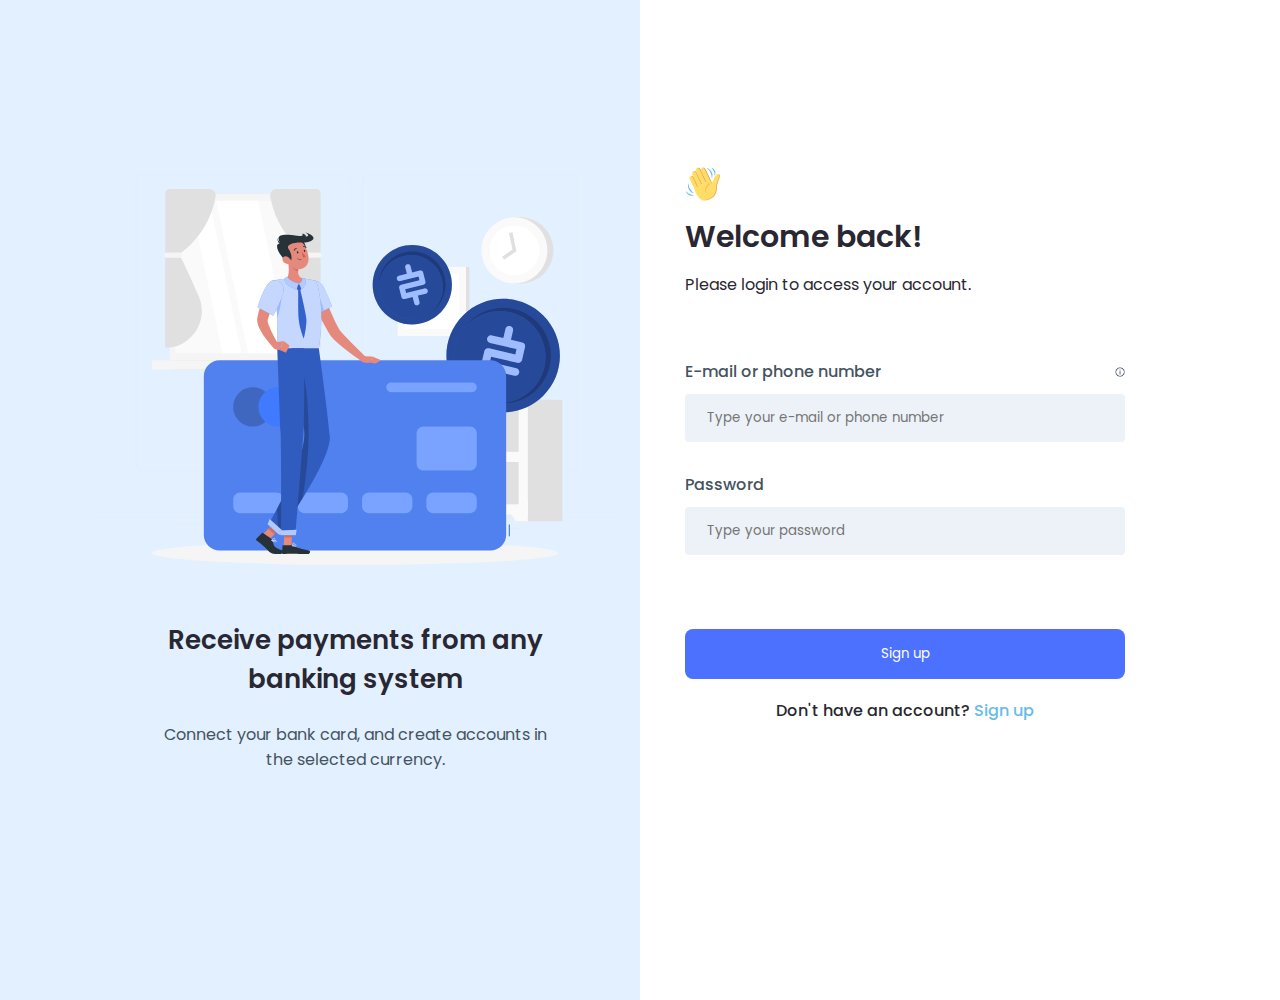
<file: index.html>
<!DOCTYPE html>
<html lang="en">

<head>
    <meta charset="UTF-8">
    <meta name="viewport" content="width=device-width, initial-scale=1.0">
    <link rel="stylesheet" href="./style.css">
    <link rel="preconnect" href="https://fonts.googleapis.com">
    <link rel="preconnect" href="https://fonts.gstatic.com" crossorigin>
    <link href="https://fonts.googleapis.com/css2?family=Poppins:wght@400;500;600&display=swap" rel="stylesheet">
    <title>Login</title>
</head>

<body>
    <main>
        <section class="info">
            <div class="img"></div>
            <h1>Receive payments from any banking system</h1>
            <p>Connect your bank card, and create accounts in the selected currency.</p>
        </section>

        <section class="login">
            <div class="welcom">
                <div class="img_hand"></div>
                <h1>Welcome back!</h1>
                <p>Please login to access your account.</p>
            </div>
            <div class="email">
                <div>
                    <p>E-mail or phone number</p>
                    <div class="img_symbol"></div>
                </div>
                <input type="text" placeholder="Type your e-mail or phone number">
            </div>
            <div class="password">
                <p>Password</p>
                <input type="password" placeholder="Type your password">
            </div>
            <button>Sign up</button>
            <div class="link">
                <p>Don't have an account? <a href="">Sign up</a></p>
            </div>
        </section>
    </main>

</body>

</html>
</file>
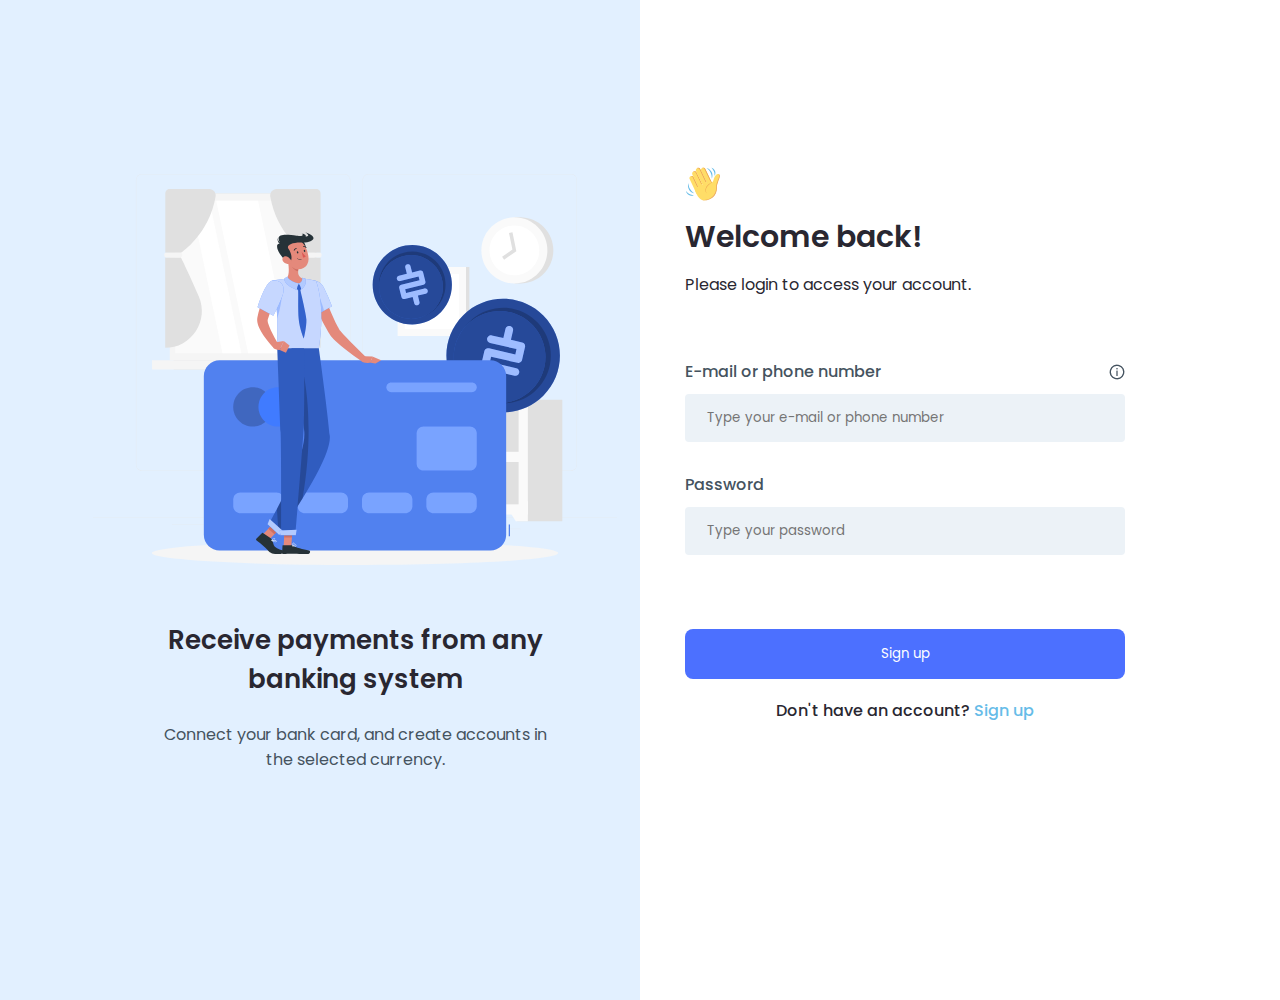
<file: html_pages/index.html>
<!DOCTYPE html>
<html lang="en">

<head>
    <meta charset="UTF-8">
    <meta name="viewport" content="width=device-width, initial-scale=1.0">
    <link rel="stylesheet" href="../style_pages/style.css">
    <link rel="preconnect" href="https://fonts.googleapis.com">
    <link rel="preconnect" href="https://fonts.gstatic.com" crossorigin>
    <link href="https://fonts.googleapis.com/css2?family=Poppins:wght@400;500;600&display=swap" rel="stylesheet">
    <title>Login</title>
</head>

<body>
    <main>
        <section class="info">
            <div class="img"></div>
            <h1>Receive payments from any banking system</h1>
            <p>Connect your bank card, and create accounts in the selected currency.</p>
        </section>

        <section class="login">
            <div class="welcom">
                <div class="img_hand"></div>
                <h1>Welcome back!</h1>
                <p>Please login to access your account.</p>
            </div>
            <div class="email">
                <div>
                    <p>E-mail or phone number</p>
                    <div class="img_symbol"></div>
                </div>
                <input type="text" placeholder="Type your e-mail or phone number">
            </div>
            <div class="password">
                <p>Password</p>
                <input type="password" placeholder="Type your password">
            </div>
            <button>Sign up</button>
            <div class="link">
                <p>Don't have an account? <a href="../html_pages/sign_up.html">Sign up</a></p>
            </div>
        </section>
    </main>

    <script src="../app.js/indexapp.js"></script>
</body>

</html>
</file>
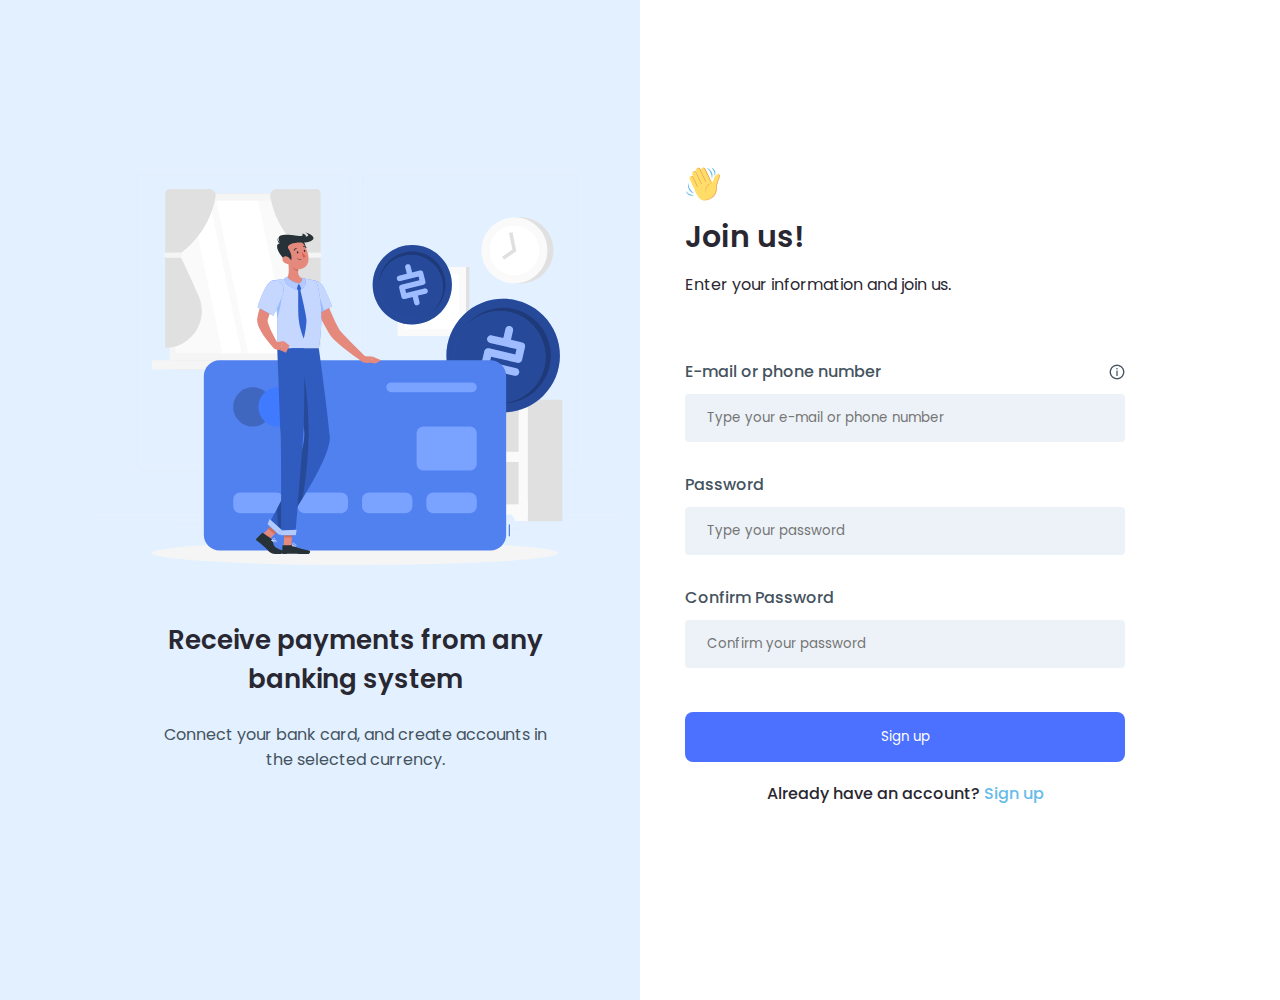
<file: sign_up.html>
<!DOCTYPE html>
<html lang="en">

<head>
    <meta charset="UTF-8">
    <meta name="viewport" content="width=device-width, initial-scale=1.0">
    <link rel="stylesheet" href="./style_sign_up.css">
    <link rel="preconnect" href="https://fonts.googleapis.com">
    <link rel="preconnect" href="https://fonts.gstatic.com" crossorigin>
    <link href="https://fonts.googleapis.com/css2?family=Poppins:wght@400;500;600&display=swap" rel="stylesheet">
    <title>Sign up</title>
</head>

<body>
    <main>
        <section class="info">
            <div class="img"></div>
            <h1>Receive payments from any banking system</h1>
            <p>Connect your bank card, and create accounts in the selected currency.</p>
        </section>

        <section class="sign_up">
            <div class="welcom">
                <div class="img_hand"></div>
                <h1>Join us!</h1>
                <p>Enter your information and join us.</p>
            </div>
            <div class="email">
                <div>
                    <p>E-mail or phone number</p>
                    <div class="img_symbol"></div>
                </div>
                <input type="text" placeholder="Type your e-mail or phone number">
            </div>
            <div class="password">
                <p>Password</p>
                <input type="password" placeholder="Type your password">
            </div>
            <div class="confirm_password">
                <p>Confirm Password</p>
                <input type="password" placeholder="Confirm your password">
            </div>
            <button>Sign up</button>
            <div class="link">
                <p>Already have an account? <a href="">Sign up</a></p>
            </div>
        </section>
    </main>
</body>

</html>
</file>
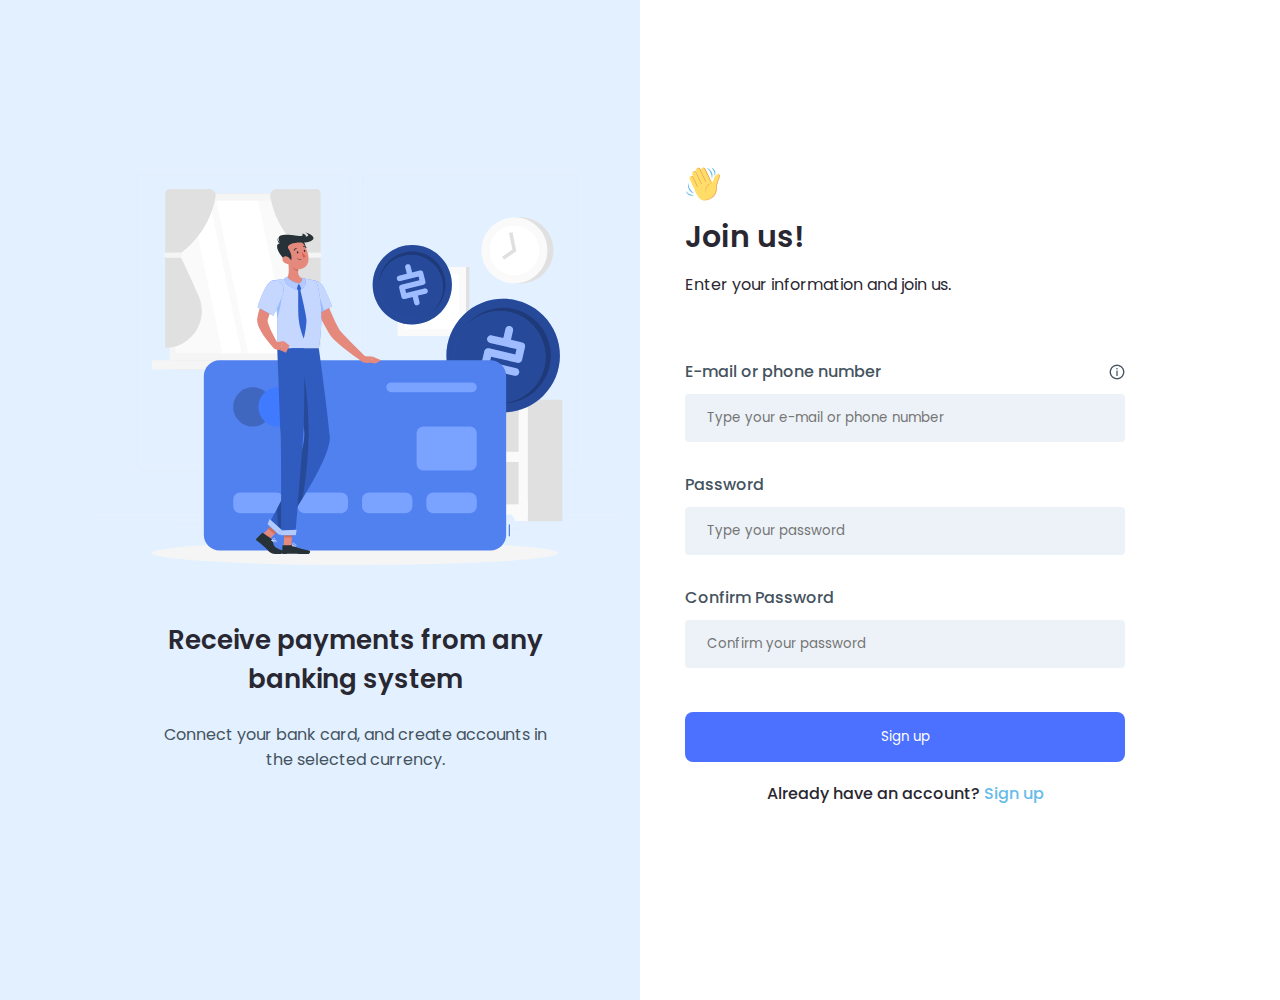
<file: html_pages/sign_up.html>
<!DOCTYPE html>
<html lang="en">

<head>
    <meta charset="UTF-8">
    <meta name="viewport" content="width=device-width, initial-scale=1.0">
    <link rel="stylesheet" href="../style_pages/style_sign_up.css">
    <link rel="preconnect" href="https://fonts.googleapis.com">
    <link rel="preconnect" href="https://fonts.gstatic.com" crossorigin>
    <link href="https://fonts.googleapis.com/css2?family=Poppins:wght@400;500;600&display=swap" rel="stylesheet">
    <title>Sign up</title>
</head>

<body>
    <main>
        <section class="info">
            <div class="img"></div>
            <h1>Receive payments from any banking system</h1>
            <p>Connect your bank card, and create accounts in the selected currency.</p>
        </section>

        <section class="sign_up">
            <div class="welcom">
                <div class="img_hand"></div>
                <h1>Join us!</h1>
                <p>Enter your information and join us.</p>
            </div>
            <div class="email">
                <div>
                    <p>E-mail or phone number</p>
                    <div class="img_symbol"></div>
                </div>
                <input type="text" placeholder="Type your e-mail or phone number">
            </div>
            <div class="password">
                <p>Password</p>
                <input type="password" placeholder="Type your password">
            </div>
            <div class="confirm_password">
                <p>Confirm Password</p>
                <input type="password" placeholder="Confirm your password">
            </div>
            <button>Sign up</button>
            <div class="link">
                <p>Already have an account? <a href="">Sign up</a></p>
            </div>
        </section>
    </main>
</body>

</html>
</file>
<file: style.css>
* {
    margin: 0;
    padding: 0;
    font-style: normal;
    font-family: 'Poppins';
}

main {
    width: 100%;
    height: 1000px;
    background: linear-gradient(to right, #E2F0FF 50%, #FFF 50%);
    display: flex;
    justify-content: space-between;
}

main .info {
    width: 524px;
    height: 529px;
    margin: 174px 0 0 93px;
}

main .info .img {
    background-image: url(./assets/info.svg);
    background-repeat: no-repeat;
    background-size: contain;
    width: 524px;
    height: 391px;
}

main .info h1 {
    width: 400px;
    color: #292731;
    text-align: center;
    font: 600 26px 'Poppins';
    margin-right: auto;
    margin-left: auto;
    margin-top: 56px;
    margin-bottom: 23px;
}

main .info p {
    width: 386px;
    color: #455360;
    text-align: center;
    font: 400 16px 'Poppins';
    margin-right: auto;
    margin-left: auto;
}

main .login {
    width: 440px;
    height: 641px;
    margin: 166px 155px 0 0;
}

main .login .welcom .img_hand {
    background-image: url(./assets/hand.svg);
    background-repeat: no-repeat;
    background-size: contain;
    width: 36px;
    height: 36px;
}

main .login .welcom h1 {
    color: #292731;
    font: 600 30px 'Poppins';
    margin-top: 12px;
    margin-bottom: 12px;
}

main .login .welcom p {
    color: #292731;
    font: 400 16px 'Poppins';
    margin-bottom: 62px;
}

main .login .email div {
    display: flex;
    justify-content: space-between;
    align-items: center;
}

main .login .email div p {
    color: #455360;
    font: 500 16px 'Poppins';
}

main .login .email div .img_symbol {
    background-image: url(./assets/symbol.png);
    background-repeat: no-repeat;
    background-size: contain;
    width: 10px;
    height: 10px;
}

main .login .email input {
    border: none;
    border-radius: 4px;
    background: #ECF2F7;
    width: 440px;
    height: 48px;
    align-items: center;
    margin-top: 10px;
}

main .login .email input::placeholder {
    padding: 0 0 0 22px;
}

main .login .password {
    margin-top: 30px;
    margin-bottom: 30px;
}

main .login .password p {
    color: #455360;
    font: 500 16px 'Poppins';
}

main .login .password input {
    border: none;
    border-radius: 4px;
    background: #ECF2F7;
    width: 440px;
    height: 48px;
    align-items: center;
    margin-top: 10px;
}

main .login .password input::placeholder {
    padding: 0 0 0 22px;
}

main .login button {
    border: none;
    border-radius: 8px;
    background: #4C70FF;
    width: 440px;
    height: 50px;
    align-items: center;
    color: #FFF;
    font-family: 500 20px 'Poppins';
    margin-top: 44px;
    margin-bottom: 19px;
}

main .login .link p {
    color: #292731;
    font: 500 16px 'Poppins';
    text-align: center;
}

main .login .link a {
    text-decoration: none;
    color: #66BCE8;
}
</file>
<file: style_pages/style.css>
* {
    margin: 0;
    padding: 0;
    font-style: normal;
    font-family: 'Poppins';
}

main {
    width: 100%;
    height: 1000px;
    background: linear-gradient(to right, #E2F0FF 50%, #FFF 50%);
    display: flex;
    justify-content: space-between;
}

main .info {
    width: 524px;
    height: 529px;
    margin: 174px 0 0 93px;
}

main .info .img {
    background-image: url(../assets/info.svg);
    background-repeat: no-repeat;
    background-size: contain;
    width: 524px;
    height: 391px;
}

main .info h1 {
    width: 400px;
    color: #292731;
    text-align: center;
    font: 600 26px 'Poppins';
    margin-right: auto;
    margin-left: auto;
    margin-top: 56px;
    margin-bottom: 23px;
}

main .info p {
    width: 386px;
    color: #455360;
    text-align: center;
    font: 400 16px 'Poppins';
    margin-right: auto;
    margin-left: auto;
}

main .login {
    width: 440px;
    height: 641px;
    margin: 166px 155px 0 0;
}

main .login .welcom .img_hand {
    background-image: url(../assets/hand.svg);
    background-repeat: no-repeat;
    background-size: contain;
    width: 36px;
    height: 36px;
}

main .login .welcom h1 {
    color: #292731;
    font: 600 30px 'Poppins';
    margin-top: 12px;
    margin-bottom: 12px;
}

main .login .welcom p {
    color: #292731;
    font: 400 16px 'Poppins';
    margin-bottom: 62px;
}

main .login .email div {
    display: flex;
    justify-content: space-between;
    align-items: center;
}

main .login .email div p {
    color: #455360;
    font: 500 16px 'Poppins';
}

main .login .email div .img_symbol {
    background-image: url(../assets/symbol.png);
    background-repeat: no-repeat;
    background-size: contain;
    width: 16px;
    height: 16px;
}

main .login .email input {
    border: none;
    border-radius: 4px;
    background: #ECF2F7;
    width: 440px;
    height: 48px;
    align-items: center;
    margin-top: 10px;
}

main .login .email input::placeholder {
    padding: 0 0 0 22px;
}

main .login .password {
    margin-top: 30px;
    margin-bottom: 30px;
}

main .login .password p {
    color: #455360;
    font: 500 16px 'Poppins';
}

main .login .password input {
    border: none;
    border-radius: 4px;
    background: #ECF2F7;
    width: 440px;
    height: 48px;
    align-items: center;
    margin-top: 10px;
}

main .login .password input::placeholder {
    padding: 0 0 0 22px;
}

main .login button {
    border: none;
    border-radius: 8px;
    background: #4C70FF;
    width: 440px;
    height: 50px;
    align-items: center;
    color: #FFF;
    font-family: 500 20px 'Poppins';
    margin-top: 44px;
    margin-bottom: 19px;
}

main .login .link p {
    color: #292731;
    font: 500 16px 'Poppins';
    text-align: center;
}

main .login .link a {
    text-decoration: none;
    color: #66BCE8;
}
</file>
<file: style_sign_up.css>
* {
    margin: 0;
    padding: 0;
    font-style: normal;
    font-family: 'Poppins';
}

main {
    width: 100%;
    height: 1000px;
    background: linear-gradient(to right, #E2F0FF 50%, #FFF 50%);
    display: flex;
    justify-content: space-between;
}

main .info {
    width: 524px;
    height: 592px;
    margin: 174px 0 0 93px;
}

main .info .img {
    background-image: url(./assets/info.svg);
    background-repeat: no-repeat;
    background-size: contain;
    width: 524px;
    height: 391px;
}

main .info h1 {
    width: 400px;
    color: #292731;
    text-align: center;
    font: 600 26px 'Poppins';
    margin-right: auto;
    margin-left: auto;
    margin-top: 56px;
    margin-bottom: 23px;
}

main .info p {
    width: 386px;
    color: #455360;
    text-align: center;
    font: 400 16px 'Poppins';
    margin-right: auto;
    margin-left: auto;
}

main .sign_up {
    width: 440px;
    height: 641px;
    margin: 166px 155px 0 0;
}

main .sign_up .welcom .img_hand {
    background-image: url(./assets/hand.svg);
    background-repeat: no-repeat;
    background-size: contain;
    width: 36px;
    height: 36px;
}

main .sign_up .welcom h1 {
    color: #292731;
    font: 600 30px 'Poppins';
    margin-top: 12px;
    margin-bottom: 12px;
}

main .sign_up .welcom p {
    color: #292731;
    font: 400 16px 'Poppins';
    margin-bottom: 62px;
}

main .sign_up .email div {
    display: flex;
    justify-content: space-between;
    align-items: center;
}

main .sign_up .email div p {
    color: #455360;
    font: 500 16px 'Poppins';
}

main .sign_up .email div .img_symbol {
    background-image: url(./assets/symbol.png);
    background-repeat: no-repeat;
    background-size: contain;
    width: 16px;
    height: 16px;
}

main .sign_up .email input {
    border: none;
    border-radius: 4px;
    background: #ECF2F7;
    width: 440px;
    height: 48px;
    align-items: center;
    margin-top: 10px;
}

main .sign_up .email input::placeholder {
    padding: 0 0 0 22px;
}

main .sign_up .password {
    margin-top: 30px;
    margin-bottom: 30px;
}

main .sign_up .password p {
    color: #455360;
    font: 500 16px 'Poppins';
}

main .sign_up .password input {
    border: none;
    border-radius: 4px;
    background: #ECF2F7;
    width: 440px;
    height: 48px;
    align-items: center;
    margin-top: 10px;
}

main .sign_up .password input::placeholder {
    padding: 0 0 0 22px;
}

main .sign_up .confirm_password p {
    color: #455360;
    font: 500 16px 'Poppins';
}

main .sign_up .confirm_password input {
    border: none;
    border-radius: 4px;
    background: #ECF2F7;
    width: 440px;
    height: 48px;
    align-items: center;
    margin-top: 10px;
}

main .sign_up .confirm_password input::placeholder {
    padding: 0 0 0 22px;
}

main .sign_up button {
    border: none;
    border-radius: 8px;
    background: #4C70FF;
    width: 440px;
    height: 50px;
    align-items: center;
    color: #FFF;
    font-family: 500 20px 'Poppins';
    margin-top: 44px;
    margin-bottom: 19px;
}

main .sign_up .link p {
    color: #292731;
    font: 500 16px 'Poppins';
    text-align: center;
}

main .sign_up .link a {
    text-decoration: none;
    color: #66BCE8;
}
</file>
<file: style_pages/style_sign_up.css>
* {
    margin: 0;
    padding: 0;
    font-style: normal;
    font-family: 'Poppins';
}

main {
    width: 100%;
    height: 1000px;
    background: linear-gradient(to right, #E2F0FF 50%, #FFF 50%);
    display: flex;
    justify-content: space-between;
}

main .info {
    width: 524px;
    height: 592px;
    margin: 174px 0 0 93px;
}

main .info .img {
    background-image: url(../assets/info.svg);
    background-repeat: no-repeat;
    background-size: contain;
    width: 524px;
    height: 391px;
}

main .info h1 {
    width: 400px;
    color: #292731;
    text-align: center;
    font: 600 26px 'Poppins';
    margin-right: auto;
    margin-left: auto;
    margin-top: 56px;
    margin-bottom: 23px;
}

main .info p {
    width: 386px;
    color: #455360;
    text-align: center;
    font: 400 16px 'Poppins';
    margin-right: auto;
    margin-left: auto;
}

main .sign_up {
    width: 440px;
    height: 641px;
    margin: 166px 155px 0 0;
}

main .sign_up .welcom .img_hand {
    background-image: url(../assets/hand.svg);
    background-repeat: no-repeat;
    background-size: contain;
    width: 36px;
    height: 36px;
}

main .sign_up .welcom h1 {
    color: #292731;
    font: 600 30px 'Poppins';
    margin-top: 12px;
    margin-bottom: 12px;
}

main .sign_up .welcom p {
    color: #292731;
    font: 400 16px 'Poppins';
    margin-bottom: 62px;
}

main .sign_up .email div {
    display: flex;
    justify-content: space-between;
    align-items: center;
}

main .sign_up .email div p {
    color: #455360;
    font: 500 16px 'Poppins';
}

main .sign_up .email div .img_symbol {
    background-image: url(../assets/symbol.png);
    background-repeat: no-repeat;
    background-size: contain;
    width: 16px;
    height: 16px;
}

main .sign_up .email input {
    border: none;
    border-radius: 4px;
    background: #ECF2F7;
    width: 440px;
    height: 48px;
    align-items: center;
    margin-top: 10px;
}

main .sign_up .email input::placeholder {
    padding: 0 0 0 22px;
}

main .sign_up .password {
    margin-top: 30px;
    margin-bottom: 30px;
}

main .sign_up .password p {
    color: #455360;
    font: 500 16px 'Poppins';
}

main .sign_up .password input {
    border: none;
    border-radius: 4px;
    background: #ECF2F7;
    width: 440px;
    height: 48px;
    align-items: center;
    margin-top: 10px;
}

main .sign_up .password input::placeholder {
    padding: 0 0 0 22px;
}

main .sign_up .confirm_password p {
    color: #455360;
    font: 500 16px 'Poppins';
}

main .sign_up .confirm_password input {
    border: none;
    border-radius: 4px;
    background: #ECF2F7;
    width: 440px;
    height: 48px;
    align-items: center;
    margin-top: 10px;
}

main .sign_up .confirm_password input::placeholder {
    padding: 0 0 0 22px;
}

main .sign_up button {
    border: none;
    border-radius: 8px;
    background: #4C70FF;
    width: 440px;
    height: 50px;
    align-items: center;
    color: #FFF;
    font-family: 500 20px 'Poppins';
    margin-top: 44px;
    margin-bottom: 19px;
}

main .sign_up .link p {
    color: #292731;
    font: 500 16px 'Poppins';
    text-align: center;
}

main .sign_up .link a {
    text-decoration: none;
    color: #66BCE8;
}
</file>
